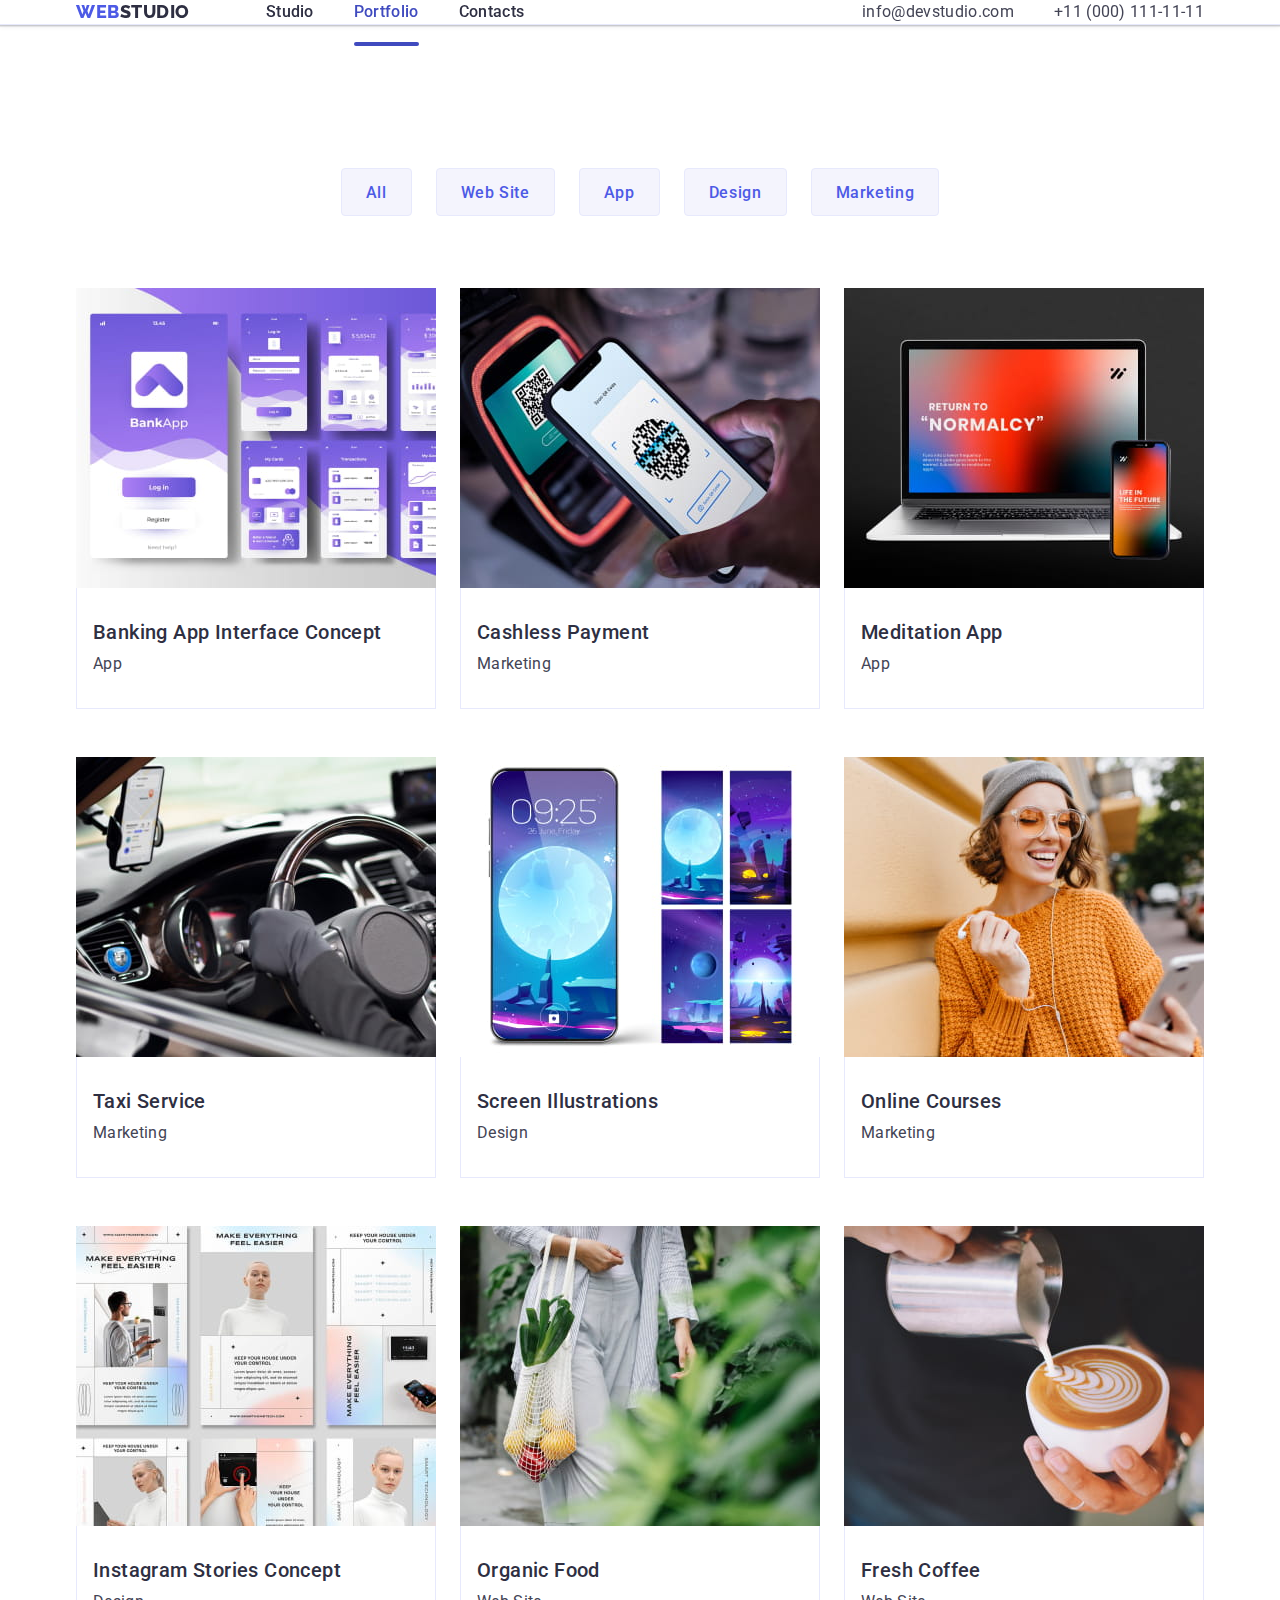
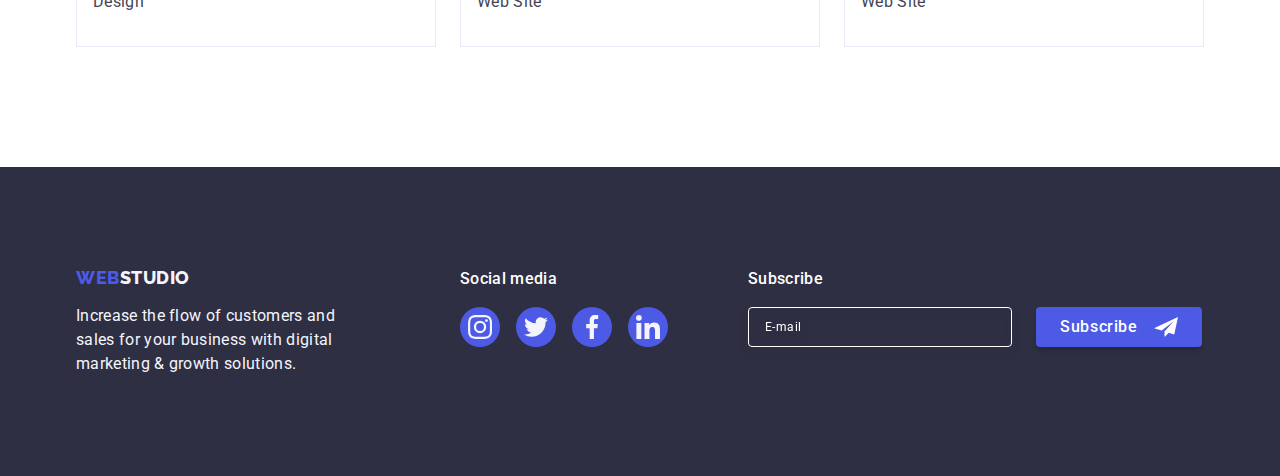
<file: portfolio.html>
<!DOCTYPE html>
<html lang="en">
  <head>
    <meta charset="UTF-8" />
    <meta http-equiv="X-UA-Compatible" content="IE=edge" />
    <meta name="viewport" content="width=device-width, initial-scale=1.0" />
    <link rel="preconnect" href="https://fonts.googleapis.com" />
    <link rel="preconnect" href="https://fonts.gstatic.com" crossorigin />
    <link
      href="https://fonts.googleapis.com/css2?family=Raleway:wght@800&family=Roboto:wght@400;500;700&display=swap"
      rel="stylesheet"
    />
    <link rel="stylesheet" href="./css/modern-normalize.min.css" />
    <link rel="stylesheet" href="./css/styles.css" />
    <title>Portfolio</title>
  </head>
  <body>
    <header class="header">
      <div class="header-container container">
        <!-- Navigation -->
        <nav class="nav">
          <a class="header-logo logo link" href="./index.html"
            >Web<span class="logo-part">Studio</span></a
          >
          <ul class="nav-list list">
            <li>
              <a class="nav-item link" href="./index.html">Studio</a>
            </li>
            <li>
              <a class="nav-item link active" href="./portfolio.html"
                >Portfolio</a
              >
            </li>
            <li>
              <a class="nav-item link" href="">Contacts</a>
            </li>
          </ul>
        </nav>
        <!-- Contacts -->
        <address class="contacts">
          <ul class="nav-link list">
            <li>
              <a class="contacts-item link" href="mailto:info@devstudio.com"
                >info@devstudio.com</a
              >
            </li>
            <li>
              <a class="contacts-item link" href="tel:+110001111111"
                >+11 (000) 111-11-11</a
              >
            </li>
          </ul>
        </address>
      </div>
    </header>
    <main>
      <section class="portfolio-section section">
        <div class="container">
          <h1 class="visually-hidden">Portfolio</h1>
          <!-- Filter buttons -->
          <ul class="filter-list list">
            <li><button type="button" class="filter-btn">All</button></li>
            <li><button type="button" class="filter-btn">Web Site</button></li>
            <li><button type="button" class="filter-btn">App</button></li>
            <li><button type="button" class="filter-btn">Design</button></li>
            <li><button type="button" class="filter-btn">Marketing</button></li>
          </ul>
          <!-- List of work examples -->
          <ul class="portfolio-list card-set list">
            <li class="card-set-item portfolio-card-item">
              <a class="portfolio-card link" href="">
                <div class="thumb">
                  <img
                    src="./images/portfolio/img-1.jpg"
                    alt="Banking App Interface Concept"
                    width="360"
                    height="300"
                  />

                  <p class="overlay-text">
                    14 Stylish and User-Friendly App Design Concepts · Task
                    Manager App · Calorie Tracker App · Exotic Fruit Ecommerce
                    App · Cloud Storage App
                  </p>
                </div>
                <div class="portfolio-card-text">
                  <h2 class="sub-title">Banking App Interface Concept</h2>
                  <p class="main-text">App</p>
                </div>
              </a>
            </li>
            <li class="card-set-item portfolio-card-item">
              <a class="portfolio-card link" href="">
                <div class="thumb">
                  <img
                    src="./images/portfolio/img-2.jpg"
                    alt="Cashless Payment"
                    width="360"
                    height="300"
                  />

                  <p class="overlay-text">
                    14 Stylish and User-Friendly App Design Concepts · Task
                    Manager App · Calorie Tracker App · Exotic Fruit Ecommerce
                    App · Cloud Storage App
                  </p>
                </div>
                <div class="portfolio-card-text">
                  <h2 class="sub-title">Cashless Payment</h2>
                  <p class="main-text">Marketing</p>
                </div>
              </a>
            </li>
            <li class="card-set-item portfolio-card-item">
              <a class="portfolio-card link" href="">
                <div class="thumb">
                  <img
                    src="./images/portfolio/img-3.jpg"
                    alt="Meditation App"
                    width="360"
                    height="300"
                  />

                  <p class="overlay-text">
                    14 Stylish and User-Friendly App Design Concepts · Task
                    Manager App · Calorie Tracker App · Exotic Fruit Ecommerce
                    App · Cloud Storage App
                  </p>
                </div>
                <div class="portfolio-card-text">
                  <h2 class="sub-title">Meditation App</h2>
                  <p class="main-text">App</p>
                </div>
              </a>
            </li>
            <li class="card-set-item portfolio-card-item">
              <a class="portfolio-card link" href="">
                <div class="thumb">
                  <img
                    src="./images/portfolio/img-4.jpg"
                    alt="Taxi Service"
                    width="360"
                    height="300"
                  />

                  <p class="overlay-text">
                    14 Stylish and User-Friendly App Design Concepts · Task
                    Manager App · Calorie Tracker App · Exotic Fruit Ecommerce
                    App · Cloud Storage App
                  </p>
                </div>
                <div class="portfolio-card-text">
                  <h2 class="sub-title">Taxi Service</h2>
                  <p class="main-text">Marketing</p>
                </div>
              </a>
            </li>
            <li class="card-set-item portfolio-card-item">
              <a class="portfolio-card link" href="">
                <div class="thumb">
                  <img
                    src="./images/portfolio/img-5.jpg"
                    alt="Screen Illustrations"
                    width="360"
                    height="300"
                  />

                  <p class="overlay-text">
                    14 Stylish and User-Friendly App Design Concepts · Task
                    Manager App · Calorie Tracker App · Exotic Fruit Ecommerce
                    App · Cloud Storage App
                  </p>
                </div>
                <div class="portfolio-card-text">
                  <h2 class="sub-title">Screen Illustrations</h2>
                  <p class="main-text">Design</p>
                </div>
              </a>
            </li>
            <li class="card-set-item portfolio-card-item">
              <a class="portfolio-card link" href="">
                <div class="thumb">
                  <img
                    src="./images/portfolio/img-6.jpg"
                    alt="Online Courses"
                    width="360"
                    height="300"
                  />

                  <p class="overlay-text">
                    14 Stylish and User-Friendly App Design Concepts · Task
                    Manager App · Calorie Tracker App · Exotic Fruit Ecommerce
                    App · Cloud Storage App
                  </p>
                </div>
                <div class="portfolio-card-text">
                  <h2 class="sub-title">Online Courses</h2>
                  <p class="main-text">Marketing</p>
                </div>
              </a>
            </li>
            <li class="card-set-item portfolio-card-item">
              <a class="portfolio-card link" href="">
                <div class="thumb">
                  <img
                    src="./images/portfolio/img-7.jpg"
                    alt="Instagram Stories Concept"
                    width="360"
                    height="300"
                  />

                  <p class="overlay-text">
                    14 Stylish and User-Friendly App Design Concepts · Task
                    Manager App · Calorie Tracker App · Exotic Fruit Ecommerce
                    App · Cloud Storage App
                  </p>
                </div>
                <div class="portfolio-card-text">
                  <h2 class="sub-title">Instagram Stories Concept</h2>
                  <p class="main-text">Design</p>
                </div>
              </a>
            </li>
            <li class="card-set-item portfolio-card-item">
              <a class="portfolio-card link" href="">
                <div class="thumb">
                  <img
                    src="./images/portfolio/img-8.jpg"
                    alt="Organic Food"
                    width="360"
                    height="300"
                  />

                  <p class="overlay-text">
                    14 Stylish and User-Friendly App Design Concepts · Task
                    Manager App · Calorie Tracker App · Exotic Fruit Ecommerce
                    App · Cloud Storage App
                  </p>
                </div>
                <div class="portfolio-card-text">
                  <h2 class="sub-title">Organic Food</h2>
                  <p class="main-text">Web Site</p>
                </div>
              </a>
            </li>
            <li class="card-set-item portfolio-card-item">
              <a class="portfolio-card link" href="">
                <div class="thumb">
                  <img
                    src="./images/portfolio/img-9.jpg"
                    alt="Fresh Coffee"
                    width="360"
                    height="300"
                  />

                  <p class="overlay-text">
                    14 Stylish and User-Friendly App Design Concepts · Task
                    Manager App · Calorie Tracker App · Exotic Fruit Ecommerce
                    App · Cloud Storage App
                  </p>
                </div>
                <div class="portfolio-card-text">
                  <h2 class="sub-title">Fresh Coffee</h2>
                  <p class="main-text">Web Site</p>
                </div>
              </a>
            </li>
          </ul>
        </div>
      </section>
    </main>
    <footer class="footer">
      <div class="footer-container container">
        <div class="footer-logo-container">
          <a class="footer-logo logo link" href="./index.html"
            >Web<span class="logo-part-footer">Studio</span></a
          >
          <p class="footer-text">
            Increase the flow of customers and sales for your business with
            digital marketing & growth solutions.
          </p>
        </div>
        <div class="footer-social-container">
          <p class="footer-social-text">Social media</p>
          <ul class="footer-social list">
            <li class="footer-social-item">
              <a class="footer-social-img" href="">
                <svg class="footer-social-icon" width="24" height="24">
                  <use href="./images/icons.svg#instagram"></use>
                </svg>
              </a>
            </li>
            <li class="footer-social-item">
              <a class="footer-social-img" href="">
                <svg class="footer-social-icon" width="24" height="24">
                  <use href="./images/icons.svg#twitter"></use>
                </svg>
              </a>
            </li>
            <li class="footer-social-item">
              <a class="footer-social-img" href="">
                <svg class="footer-social-icon" width="24" height="24">
                  <use href="./images/icons.svg#facebook"></use>
                </svg>
              </a>
            </li>
            <li class="footer-social-item">
              <a class="footer-social-img" href="">
                <svg class="footer-social-icon" width="24" height="24">
                  <use href="./images/icons.svg#linkedin"></use>
                </svg>
              </a>
            </li>
          </ul>
        </div>
        <div class="footer-form">
          <p class="subscribe-text">Subscribe</p>
          <form class="subscribe-form" name="subscribe-form">
            <input
              class="subscribe-form-field"
              type="text"
              placeholder="E-mail"
              name="subscribe-email"
              id="subscribe-email"
            />
            <button class="subscribe-btn" type="submit">
              Subscribe
              <svg class="subscribe-icon" width="24" height="24">
                <use href="./images/icons.svg#telegram"></use>
              </svg>
            </button>
          </form>
        </div>
      </div>
    </footer>
  </body>
</html>
</file>
<file: css/styles.css>
:root {
  --color-iris: #4d5ae5;
  --color-ocean: #404bbf;
  --color-navy-blue: #2e2f42;
  --color-green: #31d0aa;
  --color-slate: #434455;
  --color-light-slate: #8e8f99;
  --color-cornflower: #e7e9fc;
  --color-cloud: #f4f4fd;
  --color-navy-blue-modal: #2e2f42;
  --color-grey: #2e2f42;
  --color-white: #ffffff;
  --color-dairy: #fcfcfc;

  --indent: 24px;
  --items: 4;

  --anim-time: 250ms cubic-bezier(0.4, 0, 0.2, 1);
}

h1,
h2,
h3,
h4,
h5,
h6,
p {
  margin: 0;
}

img {
  display: block;
  max-width: 100%;
  height: auto;
}

button {
  cursor: pointer;
}

/**
  |============================
  | Hidden elements
  |============================
*/
.visually-hidden {
  position: absolute;
  width: 1px;
  height: 1px;
  margin: -1px;
  border: 0;
  padding: 0;

  white-space: nowrap;
  clip-path: inset(100%);
  clip: rect(0 0 0 0);
  overflow: hidden;
}

/**
  |============================
  | Links and list
  |============================
*/

.link {
  text-decoration: none;
}

.list {
  list-style: none;
  padding: 0;
  margin: 0;
}

/**
  |============================
  | Card set
  |============================
*/

.card-set {
  display: flex;
  flex-wrap: wrap;
  gap: var(--indent);
}

.card-set-item {
  flex-basis: calc((100% - var(--indent) * (var(--items) - 1)) / var(--items));
}

/**
  |============================
  | Studio
  |============================
*/
body {
  background-color: #fff;
  font-family: 'Roboto', sans-serif;
  font-size: 16px;
  line-height: 1.5;
  letter-spacing: 0.02em;

  color: var(--color-slate);

  padding-top: 72px;
}

.container {
  min-width: 320px;
  max-width: 428px;
  padding: 0 16px;
  margin: 0 auto;
}

@media only screen and (min-width: 768px) {
  .container {
    max-width: 768px;
  }
}

@media only screen and (min-width: 1158px) {
  .container {
    max-width: 1158px;
    padding: 0 15px;
  }
}

.section {
  padding: 96px 0;
}

@media only screen and (min-width: 1158px) {
  .section {
    padding: 120px 0;
  }
}

.section-title {
  font-weight: 700;
  font-size: 36px;
  line-height: 1.11;

  text-align: center;
  letter-spacing: 0.02em;
  text-transform: capitalize;

  color: var(--color-navy-blue);

  margin-bottom: 72px;
}

.sub-title {
  margin-bottom: 8px;

  font-weight: 500;
  font-size: 20px;
  line-height: 1.2;
  letter-spacing: 0.02em;

  color: var(--color-navy-blue);
}

/**
  |============================
  | Header
  |============================
*/

.header {
  position: fixed;
  top: 0;
  left: 0;
  width: 100%;

  border-bottom: 1px solid var(--color-cornflower);
  box-shadow: 0px 2px 1px rgba(46, 47, 66, 0.08),
    0px 1px 1px rgba(46, 47, 66, 0.16), 0px 1px 6px rgba(46, 47, 66, 0.08);

  background-color: var(--color-white);

  z-index: 2;
}

/* @media only screen and (max-width: 767px) {
  .header {
    padding-bottom: 22px;
  }
} */

@media only screen and (min-width: 768px) and (max-width: 1157px) {
  .header {
    padding: 16px 0;
  }
}

.header-container {
  display: flex;
  align-items: center;
  justify-content: space-between;
}

@media only screen and (max-width: 767px) {
  .header-container {
    display: block;
  }
}

.nav {
  display: flex;
  align-items: center;
}

.nav-list {
  display: flex;
  align-items: center;
  gap: 40px;
}

@media only screen and (max-width: 767px) {
  .nav-list {
    display: none;
  }
}

.logo {
  font-family: 'Raleway', sans-serif;
  font-style: normal;
  font-weight: 800;
  font-size: 18px;
  line-height: 1.17;
  letter-spacing: 0.03em;
  text-transform: uppercase;

  color: var(--color-iris);
}

.logo > .logo-part {
  color: var(--color-navy-blue);
}

@media only screen and (min-width: 768px) {
  .header-logo {
    margin-right: 120px;
  }
}

@media only screen and (min-width: 1158px) {
  .header-logo {
    margin-right: 76px;
  }
}

.nav-item {
  position: relative;

  font-weight: 500;
  font-size: 16px;
  font-style: normal;
  line-height: 1.5;
  letter-spacing: 0.02em;

  color: var(--color-navy-blue);

  padding: 24px 0;

  transition: color var(--anim-time);
}

.nav-item:hover,
.nav-item:focus {
  color: var(--color-ocean);
}

.nav-item.active {
  color: var(--color-ocean);
}

.nav-item::after {
  content: '';
  position: absolute;
  bottom: -1px;
  left: 0;
  display: block;
  width: 100%;
  height: 4px;
  border-radius: 2px;
}

@media only screen and (min-width: 768px) and (max-width: 1157px) {
  .nav-item::after {
    bottom: -5px;
  }
}

.nav-item.active::after {
  background-color: var(--color-ocean);
}

.nav-link {
  display: flex;
  align-items: center;
  gap: 40px;
}

.contacts {
  font-style: normal;
}

@media only screen and (max-width: 767px) {
  .contacts {
    display: none;
  }
}

@media only screen and (min-width: 768px) and (max-width: 1157px) {
  .contacts {
    font-size: 12px;
    line-height: 1.17;
    letter-spacing: 0.04em;
  }
  .contacts .nav-link {
    flex-direction: column;
    gap: 12px;
  }
}

.contacts-item {
  color: var(--color-slate);

  transition: color var(--anim-time);
}

.contacts-item:hover,
.contacts-item:focus {
  color: var(--color-ocean);
}

/**
  |============================
  | Hero
  |============================
*/

.btn {
  display: block;

  min-width: 169px;
  min-height: 56px;

  font-family: inherit;
  font-weight: 500;
  font-size: 16px;
  line-height: 1.5;
  letter-spacing: 0.04em;

  margin: 0 auto;

  /* cursor: pointer; */
  background-color: var(--color-iris);
  color: var(--color-white);

  box-shadow: 0px 4px 4px rgba(0, 0, 0, 0.15);
  border-radius: 4px;

  border: none;

  transition: background-color var(--anim-time);
}

.btn:hover,
.btn:focus {
  background-color: var(--color-ocean);
}

.hero {
  max-width: 1440px;
  margin-left: auto;
  margin-right: auto;
  background-color: var(--color-navy-blue);
  background-image: linear-gradient(
      rgba(46, 47, 66, 0.7),
      rgba(46, 47, 66, 0.7)
    ),
    url(../images/hero/people-office-m.jpg);
  background-repeat: no-repeat;
  background-position: center;
  background-size: cover;
  padding: 112px 0;
}

@media (min-device-pixel-ratio: 2),
  (min-resolution: 192dpi),
  (min-resolution: 2dppx) {
  .hero {
    background-image: linear-gradient(
        rgba(46, 47, 66, 0.7),
        rgba(46, 47, 66, 0.7)
      ),
      url(../images/hero/people-office-m2x.jpg);
  }
}

@media only screen and (min-width: 429px) {
  .hero {
    background-image: linear-gradient(
        rgba(46, 47, 66, 0.7),
        rgba(46, 47, 66, 0.7)
      ),
      url(../images/hero/people-office-t.jpg);
  }

  @media (min-device-pixel-ratio: 2),
    (min-resolution: 192dpi),
    (min-resolution: 2dppx) {
    .hero {
      background-image: linear-gradient(
          rgba(46, 47, 66, 0.7),
          rgba(46, 47, 66, 0.7)
        ),
        url(../images/hero/people-office-t2x.jpg);
    }
  }
}

@media only screen and (min-width: 769px) {
  .hero {
    background-image: linear-gradient(
        rgba(46, 47, 66, 0.7),
        rgba(46, 47, 66, 0.7)
      ),
      url(../images/hero/people-office.jpg);
  }

  @media (min-device-pixel-ratio: 2),
    (min-resolution: 192dpi),
    (min-resolution: 2dppx) {
    .hero {
      background-image: linear-gradient(
          rgba(46, 47, 66, 0.7),
          rgba(46, 47, 66, 0.7)
        ),
        url(../images/hero/people-office2x.jpg);
    }
  }
}

@media only screen and (min-width: 1158px) {
  .hero {
    padding: 188px 0;
  }
}

.hero-title {
  max-width: 320px;
  font-weight: 700;
  font-size: 36px;
  line-height: 1.11;
  text-align: center;
  letter-spacing: 0.02em;

  color: var(--color-white);
  margin: 0 auto 72px auto;
}

@media only screen and (min-width: 768px) {
  .hero-title {
    min-width: 496px;
    font-size: 56px;
    line-height: 1.07;
    margin: 0 auto 36px auto;
  }
}

@media only screen and (min-width: 1158px) {
  .hero-title {
    margin: 0 auto 48px auto;
  }
}

/**
  |============================
  | Advantages
  |============================
*/

.adv-list {
  display: flex;
  flex-wrap: wrap;
  justify-content: center;
  column-gap: 24px;
  row-gap: 72px;
}

.adv-item {
  width: calc(100% - 24px);
}

.adv-img {
  display: none;
}

@media only screen and (min-width: 768px) {
  .adv-item {
    width: calc((100% - 24px) / 2);
  }
}

@media only screen and (min-width: 1158px) {
  .adv-item {
    width: calc((100% - 72px) / 4);
  }

  .adv-img {
    display: flex;
    justify-content: center;
    align-items: center;
    padding: 24px 0;

    background-color: var(--color-cloud);
    border-radius: 4px;

    margin-bottom: 8px;
  }
}

.adv-title {
  display: flex;
  justify-content: center;

  font-weight: 700;
  font-size: 36px;
  line-height: 1.11;
  letter-spacing: 0.02em;
  text-transform: capitalize;

  color: var(--color-navy-blue);
}

@media only screen and (min-width: 768px) {
  .adv-title {
    justify-content: flex-start;
  }
}

@media only screen and (min-width: 1158px) {
  .adv-title {
    font-weight: 500;
    font-size: 20px;
    line-height: 1.2;
    letter-spacing: 0.02em;
  }
}

.main-text {
  color: var(--color-slate);
}

/**
  |============================
  | Gallery
  |============================
*/

.gallery-section {
  display: none;
  padding-top: 0;
}

@media only screen and (min-width: 1158px) {
  .gallery-section {
    display: block;
  }
  .gallery-list .card-set-item {
    --items: 3;
  }
}

.gallery-list {
  display: flex;
  /* justify-content: space-between; */
}

/**
  |============================
  | Team
  |============================
*/

.team-section {
  background-color: var(--color-cloud);
}

.team-list {
  display: flex;
  flex-wrap: wrap;
  justify-content: center;
  column-gap: 24px;
  row-gap: 72px;
}

@media only screen and (min-width: 768px) {
  .team-list {
    row-gap: 64px;
  }
}

.team-card {
  background: var(--color-white);
  box-shadow: 0px 1px 6px rgba(46, 47, 66, 0.08),
    0px 1px 1px rgba(46, 47, 66, 0.16), 0px 2px 1px rgba(46, 47, 66, 0.08);
  border-radius: 0px 0px 4px 4px;
  min-width: 264px;
}

.card-content {
  padding: 32px 0;
}

.card-text {
  text-align: center;
  margin-bottom: 8px;
}

.team-social {
  display: flex;
  gap: 24px;
  justify-content: center;
  align-items: center;
}

.team-social-item {
  width: 40px;
  height: 40px;
}

.team-social-img {
  width: 100%;
  height: 100%;
  background-color: var(--color-iris);
  border-radius: 50%;
  display: flex;
  justify-content: center;
  align-items: center;

  transition: background-color var(--anim-time);
}

.team-social-img:hover,
.team-social-img:focus {
  background-color: var(--color-ocean);
}

.team-social-icon {
  fill: var(--color-cloud);
}

/**
  |============================
  | Customers
  |============================
*/

.customers-title {
  line-height: 1.1;
}

.customers-list {
  display: flex;
  flex-wrap: wrap;
  align-items: center;
  justify-content: center;
  column-gap: 16px;
  row-gap: 72px;
}

.customers-item {
  width: 190px;
  height: 88px;
}

@media only screen and (min-width: 768px) {
  .customers-list {
    column-gap: 24px;
  }
  .customers-item {
    width: 168px;
  }
}

.customers-img {
  width: 100%;
  height: 100%;
  display: flex;
  justify-content: center;
  align-items: center;
  border: 1px solid var(--color-light-slate);
  border-radius: 4px;
  color: var(--color-light-slate);

  padding: 16px 32px;

  transition: border-color var(--anim-time), color var(--anim-time);
}

.customers-img:hover,
.customers-img:focus {
  border-color: var(--color-ocean);

  color: var(--color-ocean);
}

.customers-icon {
  fill: currentColor;

  transition: fill var(--anim-time);
}

.customers-icon:hover,
.customers-icon:focus {
  fill: currentColor;
}

/**
  |============================
  | Footer
  |============================
*/

.footer {
  background-color: var(--color-navy-blue);
  padding: 96px 0;
}

@media only screen and (min-width: 1158px) {
  .footer {
    padding: 100px 0;
  }
}

.footer-container {
  display: flex;
  flex-wrap: wrap;
  justify-content: center;
  align-items: baseline;
  column-gap: 24px;
  row-gap: 72px;
}

@media screen and (min-width: 768px) and (max-width: 1158px) {
  .footer-container {
    max-width: 584px;
    justify-content: flex-start;
  }
}

@media only screen and (min-width: 1158px) {
  .footer-container {
    flex-wrap: nowrap;
    justify-content: flex-start;
    gap: 0;
  }
  .footer-logo-container {
    margin-right: 120px;
  }
}

.footer-logo {
  display: flex;
  justify-content: center;
  margin-bottom: 16px;
}

@media only screen and (min-width: 768px) {
  .footer-logo {
    display: inline-block;
  }
}

.logo > .logo-part-footer {
  color: var(--color-cloud);
}

.footer-text {
  color: var(--color-cloud);
  width: 268px;
}

@media only screen and (min-width: 768px) {
  .footer-text {
    width: 264px;
  }
}

.footer-social-container {
  display: flex;
  flex-direction: column;
  align-items: center;
}

@media only screen and (min-width: 768px) {
  .footer-social-container {
    align-items: self-start;
  }
}

@media only screen and (min-width: 1158px) {
  .footer-social-container {
    margin-right: 80px;
  }
}

.footer-social-text {
  font-weight: 500;
  font-size: 16px;
  line-height: 1.5;
  letter-spacing: 0.02em;
  color: var(--color-white);

  margin-bottom: 16px;
}

.footer-social {
  display: flex;
  gap: 16px;
}

.footer-social-item {
  width: 40px;
  height: 40px;
}

.footer-social-img {
  width: 100%;
  height: 100%;
  background-color: var(--color-iris);
  border-radius: 50%;
  display: flex;
  align-items: center;
  justify-content: center;

  transition: background-color var(--anim-time);
}

.footer-social-img:hover,
.footer-social-img:focus {
  background-color: var(--color-green);
}

.footer-social-icon {
  fill: var(--color-cloud);
}

.footer-form {
  display: flex;
  flex-direction: column;
  align-items: center;
  gap: 16px;
  width: 100%;
}

@media only screen and (min-width: 768px) {
  .footer-form {
    align-items: flex-start;
  }
}

.subscribe-text {
  font-weight: 500;
  font-size: 16px;
  line-height: 1.5;
  letter-spacing: 0.02em;
  color: var(--color-white);

  /* margin-bottom: 16px; */
}

.subscribe-form {
  display: flex;
  flex-wrap: wrap;
  justify-content: center;
  align-items: center;

  width: 100%;
  gap: 16px;
}

@media only screen and (min-width: 768px) {
  .subscribe-form {
    justify-content: flex-start;
    gap: 24px;
  }
}

.subscribe-form-field {
  background-color: transparent;

  width: 100%;
  height: 40px;

  font-weight: 400;
  font-size: 12px;
  line-height: 2;

  display: flex;
  align-items: center;
  letter-spacing: 0.04em;

  padding: 8px 16px;
  color: var(--color-white);

  border: 1px solid var(--color-white);
  filter: drop-shadow(0px 4px 4px rgba(0, 0, 0, 0.15));
  border-radius: 4px;

  outline: none;
}

@media only screen and (min-width: 768px) {
  .subscribe-form-field {
    width: 264px;
  }
}

.subscribe-form-field::placeholder {
  color: var(--color-white);
}

.subscribe-btn {
  display: flex;
  flex-direction: row;
  justify-content: center;
  align-items: center;
  gap: 16px;

  font-weight: 500;
  font-size: 16px;
  line-height: 1.5;
  letter-spacing: 0.04em;

  padding: 8px 24px;
  background-color: var(--color-iris);
  box-shadow: 0px 4px 4px rgba(0, 0, 0, 0.15);
  border-radius: 4px;
  color: var(--color-white);

  border: none;

  transition: background-color var(--anim-time);
}

.subscribe-icon {
  fill: currentColor;
}

.subscribe-btn:hover,
.subscribe-btn:focus {
  background-color: var(--color-ocean);
}

/**
  |============================
  | Portfolio
  |============================
*/
.portfolio-section {
  padding: 96px 0 120px;
}
/**
  |============================
  | Filter
  |============================
*/

.filter-list {
  display: flex;
  align-items: center;
  justify-content: center;
  gap: 24px;
  margin-bottom: 72px;
}

.filter-btn {
  display: block;
  padding: 12px 24px;
  height: 48px;

  font-family: inherit;
  font-weight: 500;
  font-size: 16px;
  line-height: 1.5;
  letter-spacing: 0.04em;

  background-color: var(--color-cloud);
  border: 1px solid var(--color-cornflower);
  border-radius: 4px;
  color: var(--color-iris);

  transition: color var(--anim-time), background-color var(--anim-time),
    border-color var(--anim-time), box-shadow var(--anim-time);
}

.filter-btn:hover,
.filter-btn:focus,
.filter-btn:active {
  background-color: var(--color-ocean);
  color: var(--color-white);
  border-color: transparent;

  box-shadow: 0px 3px 1px rgba(0, 0, 0, 0.1), 0px 2px 1px rgba(0, 0, 0, 0.08),
    0px 2px 2px rgba(0, 0, 0, 0.12);
  border-radius: 4px;
}

/**
  |============================
  | Examples
  |============================
*/

.portfolio-list {
  --items: 3;
  row-gap: 48px;
}

.portfolio-card {
  display: block;

  transition: box-shadow var(--anim-time);
}

.portfolio-card:hover,
.portfolio-card:focus {
  box-shadow: 0px 1px 6px rgba(46, 47, 66, 0.08),
    0px 1px 1px rgba(46, 47, 66, 0.16), 0px 2px 1px rgba(46, 47, 66, 0.08);
}

.portfolio-card:hover .overlay-text,
.portfolio-card:focus .overlay-text {
  transform: translateY(0%);
}

.portfolio-card-text {
  padding: 32px 16px;
  text-align: left;
  border: 1px solid var(--color-cornflower);
  border-top: none;
}

.thumb {
  position: relative;
  overflow: hidden;

  z-index: 1;
}

/* Overlay */

.overlay-text {
  position: absolute;
  top: 0;
  left: 0;
  transform: translateY(100%);

  width: 100%;
  height: 100%;
  padding: 40px 32px;

  background: var(--color-iris);

  font-size: 16px;
  line-height: 1.5;

  letter-spacing: 0.02em;

  color: var(--color-cloud);

  transition: transform var(--anim-time);
}

.portfolio-card-item:hover .overlay-text,
.portfolio-card-item:focus .overlay-text {
  transform: translateY(0%);
}

/**
  |============================
  | Modal window
  |============================
*/

.backdrop {
  position: fixed;

  top: 0;
  left: 0;

  width: 100%;
  height: 100%;

  background: rgba(46, 47, 66, 0.4);

  transition: opacity var(--anim-time), visibility var(--anim-time);
}

.backdrop.is-hidden {
  opacity: 0;
  visibility: hidden;
  pointer-events: none;
}

.modal {
  position: absolute;
  top: calc(50%);
  left: calc(50%);

  width: 95%;
  min-height: 480px;
  padding: 72px 24px 24px 24px;

  background-color: var(--color-dairy);

  box-shadow: 0px 1px 1px rgba(0, 0, 0, 0.14), 0px 1px 3px rgba(0, 0, 0, 0.12),
    0px 2px 1px rgba(0, 0, 0, 0.2);
  border-radius: 4px;

  transform: translate(-50%, -50%) scale(1);
  transition: transform var(--anim-time);
}

@media only screen and (min-width: 768px) {
  .modal {
    width: 408px;
    min-height: 576px;
  }
}

.modal-btn-close {
  position: absolute;

  top: 24px;
  right: 24px;

  display: flex;
  align-items: center;
  justify-content: center;

  width: 24px;
  height: 24px;
  padding: 0;

  border-radius: 50%;
  background-color: var(--color-cornflower);
  border: 1px solid rgba(0, 0, 0, 0.1);

  color: var(--color-navy-blue);

  transition: background-color var(--anim-time), border var(--anim-time);
}

.modal-btn-close:hover,
.modal-btn-close:focus {
  background-color: var(--color-ocean);
  color: var(--color-white);
  border: none;
}

.modal-icon {
  fill: currentColor;
  transition: fill var(--anim-time);
}

.modal-btn-close:hover .modal-icon:hover,
.modal-btn-close:focus .modal-icon:focus {
  fill: currentColor;
}

.modal-title {
  font-weight: 500;
  font-size: 12px;
  line-height: 1.5;
  text-align: center;
  letter-spacing: 0.02em;

  color: var(--color-navy-blue);

  margin-bottom: 16px;
}

@media only screen and (min-width: 428px) {
  .modal-title {
    font-size: 16px;
  }
}

.modal-label {
  display: block;
  margin-bottom: 4px;

  font-size: 12px;
  line-height: 1.17;
  letter-spacing: 0.04em;

  color: var(--color-light-slate);
}

.modal-wrapper {
  position: relative;
  margin-bottom: 8px;
}

.modal-input {
  width: 100%;
  height: 40px;

  outline: none;
  border: 1px solid;
  border-color: var(--color-navy-blue-modal);
  border-radius: 4px;
  padding: 0;
  padding-left: 38px;
  transition: border-color var(--anim-time);
}

.modal-input:focus {
  border-color: var(--color-iris);
}

.modal-input-icon {
  position: absolute;
  top: 50%;
  left: 16px;
  transform: translateY(-50%);
  transition: fill var(--anim-time);
  pointer-events: none;
}

.modal-input:focus + .modal-input-icon {
  fill: var(--color-iris);
}

.modal-comment {
  display: block;
  width: 100%;
  height: 80px;
  resize: none;

  margin-bottom: 16px;
  padding: 8px 16px;

  outline: none;
  border: 1px solid var(--color-navy-blue-modal);
  border-radius: 4px;
  transition: border-color var(--anim-time);
}

@media only screen and (min-width: 768px) {
  .modal-comment {
    height: 120px;
  }
}

.modal-comment::placeholder {
  font-size: 12px;
  line-height: 1.17;
  letter-spacing: 0.04em;

  color: var(--color-light-slate);
}

.modal-comment:focus {
  border-color: var(--color-iris);
}

.modal-agreement {
  display: flex;
  align-items: center;
  gap: 8px;

  margin-bottom: 24px;
}

.check-agreement {
  appearance: none;
  display: block;
  width: 16px;
  height: 16px;
  border: 1px solid var(--color-navy-blue-modal);
  border-radius: 2px;

  background-position: center;
  background-repeat: no-repeat;
  background-image: url("data:image/svg+xml,%3Csvg width='10' height='8' viewBox='0 0 10 8' fill='none' xmlns='http://www.w3.org/2000/svg'%3E%3Cpath d='M8.44558 0.255056C8.61838 0.089653 8.84834 -0.00178848 9.08693 2.65108e-05C9.32551 0.0018415 9.55407 0.0967713 9.72436 0.264784C9.89466 0.432797 9.99337 0.660752 9.99968 0.900549C10.006 1.14034 9.91939 1.37323 9.75816 1.55005L4.86357 7.70436C4.7794 7.79551 4.67782 7.86865 4.5649 7.91942C4.45198 7.97018 4.33003 7.99754 4.20636 7.99984C4.08268 8.00214 3.95981 7.97935 3.8451 7.93282C3.73038 7.88629 3.62618 7.81698 3.53872 7.72903L0.292827 4.46564C0.202435 4.38096 0.129933 4.27884 0.0796475 4.16537C0.0293621 4.05191 0.00232279 3.92942 0.000143182 3.80522C-0.00203643 3.68102 0.0206883 3.55765 0.0669613 3.44248C0.113234 3.3273 0.182108 3.22267 0.269473 3.13483C0.356838 3.047 0.460905 2.97775 0.575465 2.93123C0.690026 2.88471 0.812734 2.86186 0.936267 2.86405C1.0598 2.86624 1.18163 2.89343 1.29449 2.94398C1.40734 2.99454 1.50892 3.06743 1.59315 3.15831L4.16189 5.73967L8.42227 0.28219C8.42994 0.272694 8.43813 0.263635 8.4468 0.255056H8.44558Z' fill='%23FFFFFF'/%3E%3C/svg%3E");

  transition: background-color var(--anim-time), border-color var(--anim-time);
}

.check-agreement:checked {
  background-color: var(--color-ocean);
  border-color: var(--color-ocean);
}

.check-agreement:focus-visible {
  border: 1px solid var(--color-ocean);
  border-radius: 2px;
}

.text-agreement {
  font-weight: 400;
  font-size: 10px;
  line-height: 1.17;
  letter-spacing: 0.04em;

  color: var(--color-light-slate);
}

@media only screen and (min-width: 428px) {
  .text-agreement {
    font-size: 12px;
  }
}

.link-agreement {
  color: var(--color-iris);
}

.send-btn {
  display: block;

  font-weight: 500;
  font-size: 16px;
  line-height: 1.5;
  letter-spacing: 0.04em;

  margin: 0 auto;

  padding: 16px 32px;

  background-color: var(--color-iris);
  color: var(--color-white);

  box-shadow: 0px 4px 4px rgba(0, 0, 0, 0.15);
  border-radius: 4px;

  border: none;

  transition: background-color var(--anim-time);
}
@media only screen and (min-width: 428px) {
  .send-btn {
    min-width: 167px;
    min-height: 56px;
  }
}

.send-btn:hover,
.send-btn:focus {
  background-color: var(--color-ocean);
}

/**
  |============================
  | Mobile menu
  |============================
*/

.menu-toggle {
  min-height: 32px;
  min-width: 32px;
  display: flex;
  align-items: center;
  justify-content: center;

  margin: 0;
  margin-left: auto;
  padding: 24px 0;
  background-color: transparent;
  cursor: pointer;
  border: none;
  border-radius: 50%;
  outline: none;
}

@media (min-width: 768px) {
  .menu-toggle {
    display: none;
  }
}

.menu-toggle:hover,
.menu-toggle:focus {
  background-color: rgba(0, 0, 0, 0.1);
}

.menu-container {
  position: fixed;
  top: 0;
  left: 0;

  display: flex;
  flex-direction: column;

  width: 100vw;
  height: 100vh;
  padding: 80px 35px 40px 40px;
  background-color: var(--color-white);
  z-index: 999;

  transform: translateX(100%);
  transition: transform 250ms ease-in-out;
}

.menu-container.is-open {
  transform: translateX(0);
}

.menu-close {
  position: absolute;
  top: 24px;
  right: 24px;

  display: flex;
  align-items: center;
  justify-content: center;

  width: 24px;
  height: 24px;
  padding: 0;

  border-radius: 50%;
  background-color: var(--color-cornflower);
  border: 1px solid rgba(0, 0, 0, 0.1);

  color: var(--color-navy-blue);

  transition: background-color var(--anim-time), border var(--anim-time);
}

.menu-close:hover,
.menu-close:focus {
  background-color: var(--color-ocean);
  color: var(--color-white);
  border: none;
}

.mobile-menu {
  margin-bottom: auto;
}

.menu-item .link {
  display: block;
  text-decoration: none;
  font-weight: 700;
  font-size: 36px;
  line-height: 1.1;
  letter-spacing: 0.02em;
  text-transform: capitalize;
  color: var(--color-navy-blue);

  transition: color var(--anim-time);
}

.menu-item {
  margin-bottom: 40px;
}

.menu-item:nth-last-child(1) {
  margin-bottom: 0;
}

.menu-item .link:hover,
.menu-item .link:focus,
.menu-item .link.active {
  color: var(--color-ocean);
}

.menu-item .link.active {
  color: var(--color-ocean);
}

.mobile-contacts {
  display: flex;
  flex-direction: column;
  gap: 40px;
  margin-bottom: 48px;
}

.mobile-phone {
  font-weight: 700;
  font-size: 36px;
  line-height: 1.1;
  letter-spacing: 0.02em;
  text-transform: capitalize;

  color: var(--color-iris);
}

@media only screen and (max-width: 427px) {
  .mobile-phone {
    font-size: 24px;
  }
}

.mobile-email {
  font-weight: 500;
  font-size: 20px;
  line-height: 1.2;

  letter-spacing: 0.02em;

  color: var(--color-slate);
}

.mobile-social {
  display: flex;
  justify-content: flex-start;
  align-items: center;
  gap: 56px;
}

@media only screen and (max-width: 427px) {
  .mobile-social {
    gap: 0;
    justify-content: space-between;
  }
}
</file>
